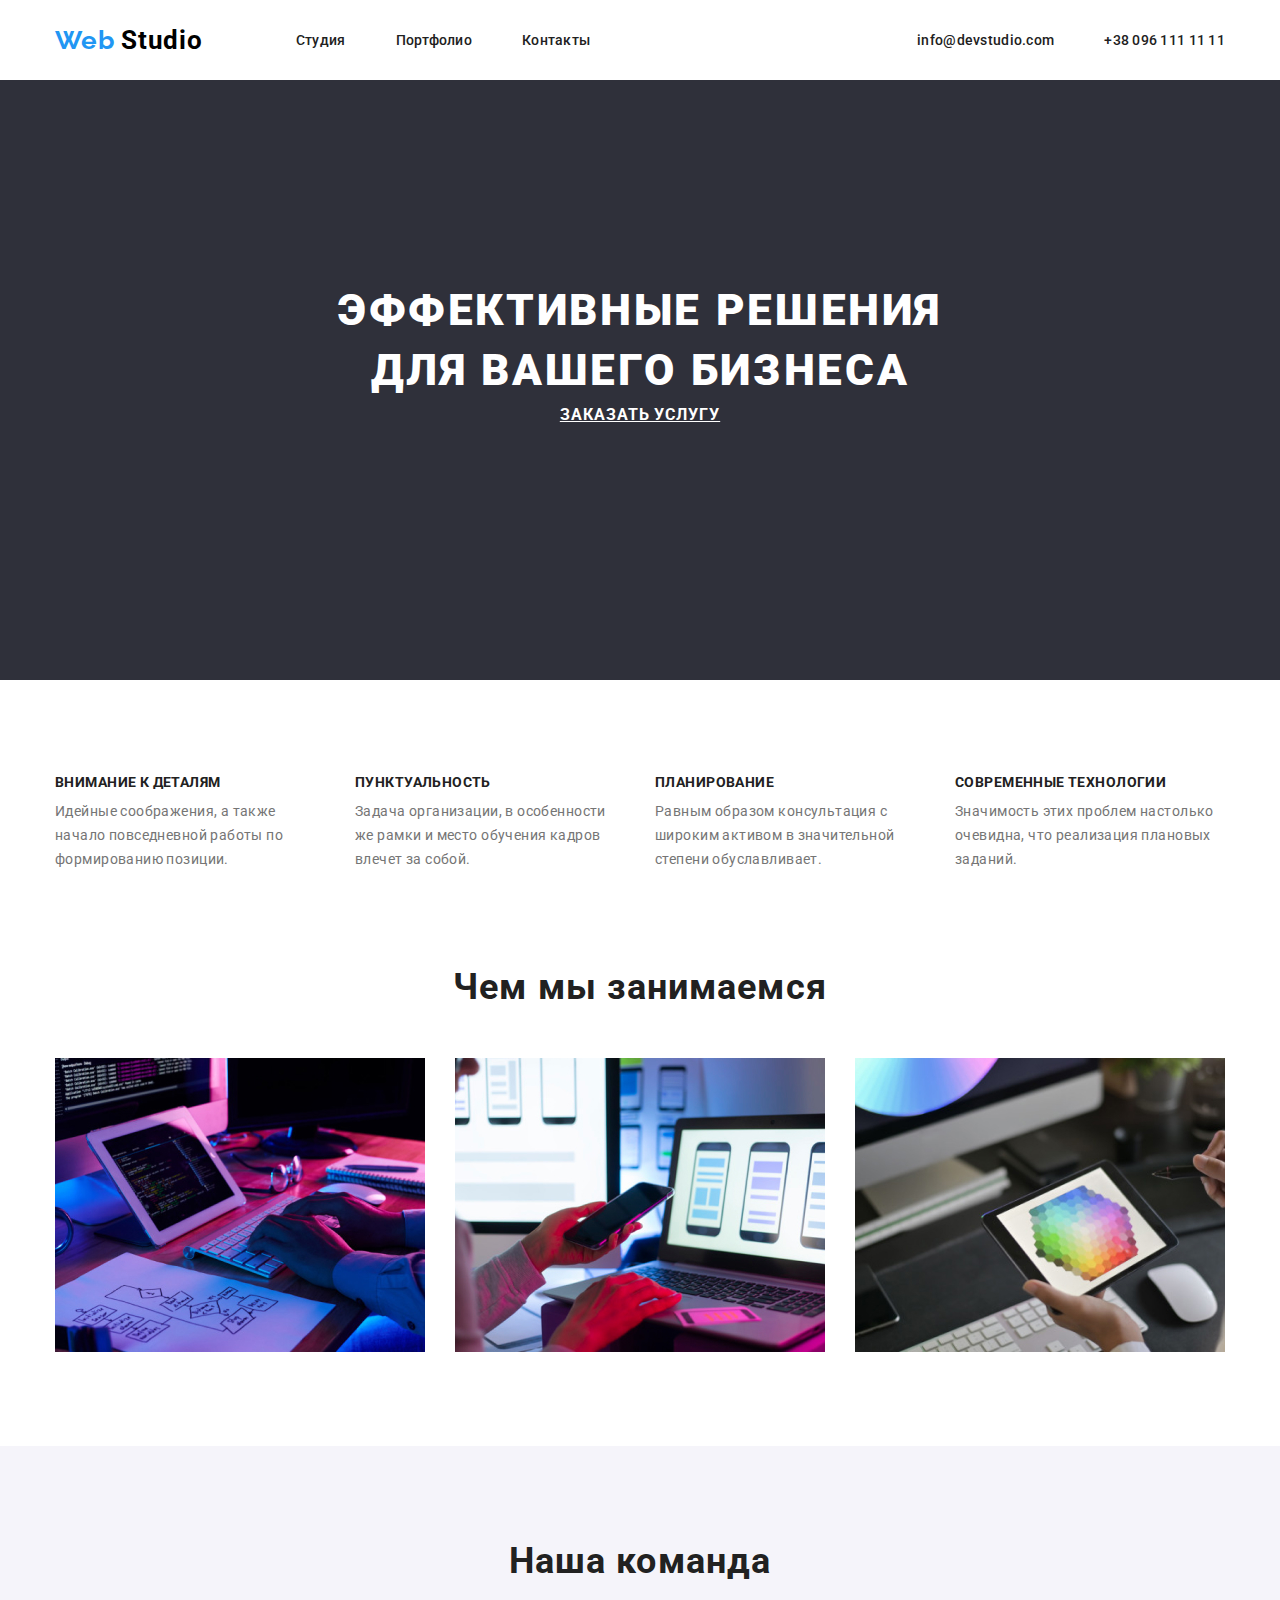
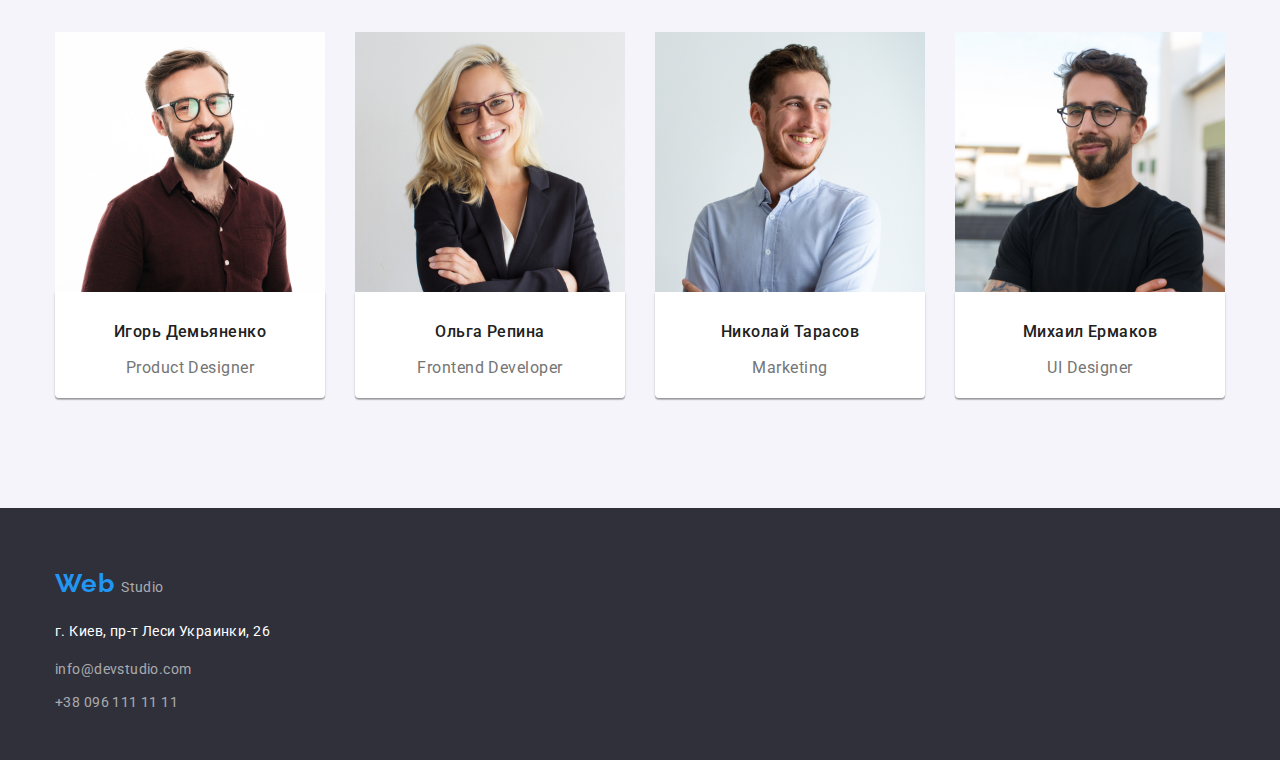
<file: index.html>
<!DOCTYPE html>
<html lang="ru">
<head>
    <meta charset="UTF-8">
    <meta name="viewport" content="width=device-width, initial-scale=1.0">
    <title>HomeWork2-3</title>
    <link href="https://fonts.googleapis.com/css2?family=Raleway:wght@700&family=Roboto:wght@400;500;700;900&display=swap" rel="stylesheet">
    <link rel="stylesheet" href="./style/Normalize.css">
    <link rel="stylesheet" type="text/css" href="./style/style.css">
    
</head>
<body>
    <header class="conteiner ">
       <nav class="flexbox nav-conteiner">
                <a href="/" class="logo-title main-nav"> <span class="logo">Web </span>Studio </a>
                <ul class="nav-list flexbox">
                        <li class=" main-nav-a"><a  class="nav-list" href="#!">Студия</a></li>
                        <li class=" main-nav-a"><a  class="nav-list" href="portpholio.html">Портфолио</a></li>
                        <li class=" main-nav-a"><a  class="nav-list" href="#!">Контакты</a></li>
                </ul>
                <ul class="nav-list flexbox flex-list">
                    <li class='nav-list-a'>
                        <a  class="nav-list" href="info@devstudio.com">info@devstudio.com</a>
                    </li>
                    <li class='nav-list-a'>
                        <a  class="nav-list" href="+380961111111">+38 096 111 11 11</a>                
                    </li>
                </ul>
        </nav>
    </header>
        <main>
            <section class="hero">
                <div class="main-div  conteiner">    
                    <h1>
                        Эффективные решения <br>для вашего бизнеса
                    </h1>
                    <a  class="skills-title"href="#!">Заказать услугу</a>
                </div>
            </section>
            <section class="conteiner skills-conteiner">
                <h2 class="title-hid">Скилы</h2>
                <ul class="flexbox ">
                    <li class="skills">
                        <h3 class="skills-title">Внимание к деталям</h3>
                        <p>Идейные соображения, а также начало повседневной работы по формированию позиции.</p>
                    </li>
                    <li class="skills">
                        <h3 class="skills-title">Пунктуальность</h3>
                        <p>Задача организации, в особенности же рамки и место обучения кадров влечет за собой.</p>
                    </li>
                    <li class="skills">
                        <h3 class="skills-title">Планирование</h3>
                        <p>Равным образом консультация с широким активом в значительной степени обуславливает.</p>
                    </li>
                    <li class="skills">
                        <h3 class="skills-title">Современные технологии</h3>
                        <p>Значимость этих проблем настолько очевидна, что реализация плановых заданий.</p>
                    </li>
                </ul>
            </section>
            <section class="conteiner pic">
                <h2 class="sec-two">Чем мы занимаемся</h2>
                <ul class="flexbox">
                    <li class="pic-img-item">
                        <img class='pic-item'src="./img/box1.jpg" alt="box1" width="370">
                    </li>
                    <li class="pic-img-item">
                        <img class='pic-item'src="./img/box2.jpg" alt="box2" width="370">
                    <li class="pic-img-item">
                        <img class='pic-item'src="./img/box3.jpg" alt="box3" width="370">
                    </li class="pic-img-item">
                </ul>
            </section>
            <section  class="myComand pic-two">
                <div class="conteiner ">
                    <h2 class="sec-two ">Наша команда</h2>
                <ul class="flexbox">
                    <li class="pic-mar">
                        <img src="./img/foto1.jpg" alt="Игорь Демьяненко" width="270">
                        <div class="box-shadow">
                            <p class="nav-team">Игорь Демьяненко</p>
                            <h3>Product Designer</h3>
                            <!-- <ul class="flexbox">
                                <li><a href="#!"><img src="./img/Ellipse.svg" alt="Ellipse" width="44"></a></li>
                                <li><a href="#!"><img src="./img/twitter.svg" alt="twitter" width="44"></a></li>
                                <li><a href="#!"><img src="./img/facebook.svg" alt="facebook" width="44"></a></li>
                                <li><a href="#!"><img src="./img/ink.svg" alt="ink" width="44"></a></li>
                            </ul> -->
                        </div>
                    </li>
                    <li class="pic-mar">
                        <img src="./img/foto2.jpg" alt="Ольга Репина" width="270">
                        <div class="box-shadow">
                            <p class="nav-team">Ольга Репина</p>
                            <h3>Frontend Developer</h3>
                            <!-- <ul class="flexbox">
                                <li><a href="#!"><img src="./img/Ellipse.svg" alt="Ellipse" width="44"></a></li>
                                <li><a href="#!"><img src="./img/twitter.svg" alt="twitter" width="44"></a></li>
                                <li><a href="#!"><img src="./img/facebook.svg" alt="facebook" width="44"></a></li>
                                <li><a href="#!"><img src="./img/ink.svg" alt="ink" width="44"></a></li>
                            </ul> -->
                        </div>
                    </li>
                    <li class="pic-mar">
                        <img src="./img/foto3.jpg" alt="Николай Тарасов" width="270">
                        <div class="box-shadow">
                            <p class="nav-team">Николай Тарасов</p>
                            <h3>Marketing</h3>
                            <!-- <ul class="flexbox">
                                <li><a href="#!"><img src="./img/Ellipse.svg" alt="Ellipse" width="44"></a></li>
                                <li><a href="#!"><img src="./img/twitter.svg" alt="twitter" width="44"></a></li>
                                <li><a href="#!"><img src="./img/facebook.svg" alt="facebook" width="44"></a></li>
                                <li><a href="#!"><img src="./img/ink.svg" alt="ink" width="44"></a></li>
                            </ul> -->
                        </div>
                    </li>
                    <li class="pic-mar">
                        <img src="./img/foto4.jpg" alt="Михаил Ермаков" width="270">
                        <div class="box-shadow">
                            <p class="nav-team">Михаил Ермаков</p>
                            <h3>UI Designer</h3>
                            <!-- <ul class="flexbox">
                                <li><a href="#!"><img src="./img/Ellipse.svg" alt="Ellipse" width="44"></a></li>
                                <li><a href="#!"><img src="./img/twitter.svg" alt="twitter" width="44"></a></li>
                                <li><a href="#!"><img src="./img/facebook.svg" alt="facebook" width="44"></a></li>
                                <li><a href="#!"><img src="./img/ink.svg" alt="ink" width="44"></a></li>
                            </ul> -->
                        </div>
                    </li>
                </ul>
                </div>
            </section>
            <!-- <section class="conteiner">
                <h2 class="sec-two">Постоянные клиенты</h2>
                <ul class="clients flexbox"> 
                    <li><a><img src="./img/logo1.svg" alt="logo1" width="40"></a></li>
                    <li><a><img src="./img/logo2.svg" alt="logo2" width="40"></a></li>
                    <li><a><img src="./img/logo3.svg" alt="logo3" width="40"></a></li>
                    <li><a><img src="./img/logo4.svg" alt="logo4" width="40"></a></li>
                    <li><a><img src="./img/logo5.svg" alt="logo5" width="40"></a></li>
                </ul>
            </section> -->
        </main>
        <div class="footer-color">
            <footer class="flexbox conteiner">
                <div class="content">
                    <a href="./" class="logo-title logo-color"> <span class="logo">Web </span>Studio </a>
                    
                    <address>
                    <p>г. Киев, пр-т Леси Украинки, 26</p>
                    <ul class="ul-pad">
                        <li>
                        <a href="mailto:info@devstudio.com ">info@devstudio.com</a>
                        </li>
                        <li>
                        <a href="tel:+380961111111 ">+38 096 111 11 11 </a>
                        </li>
                    </ul>
                    </address>
                </div>
              <!-- <div>
                  <h2>присоединяйтесь</h2>
                <ul class="flexbox">
                    <li><a href="#!" class="bk-color"><img src="./img/Ellipse.svg" alt="Ellipse" width="44"></a></li>
                    <li><a href="#!" class="bk-color"><img src="./img/twitter.svg" alt="twitter" width="44"></a></li>
                    <li><a href="#!" class="bk-color"><img src="./img/facebook.svg" alt="facebook" width="44"></a></li>
                    <li><a href="#!" class="bk-color"><img src="./img/ink.svg" alt="ink" width="44"></a></li>
                </ul>
            </div> -->
        </footer>
        </div>
</body>
</html>
</file>
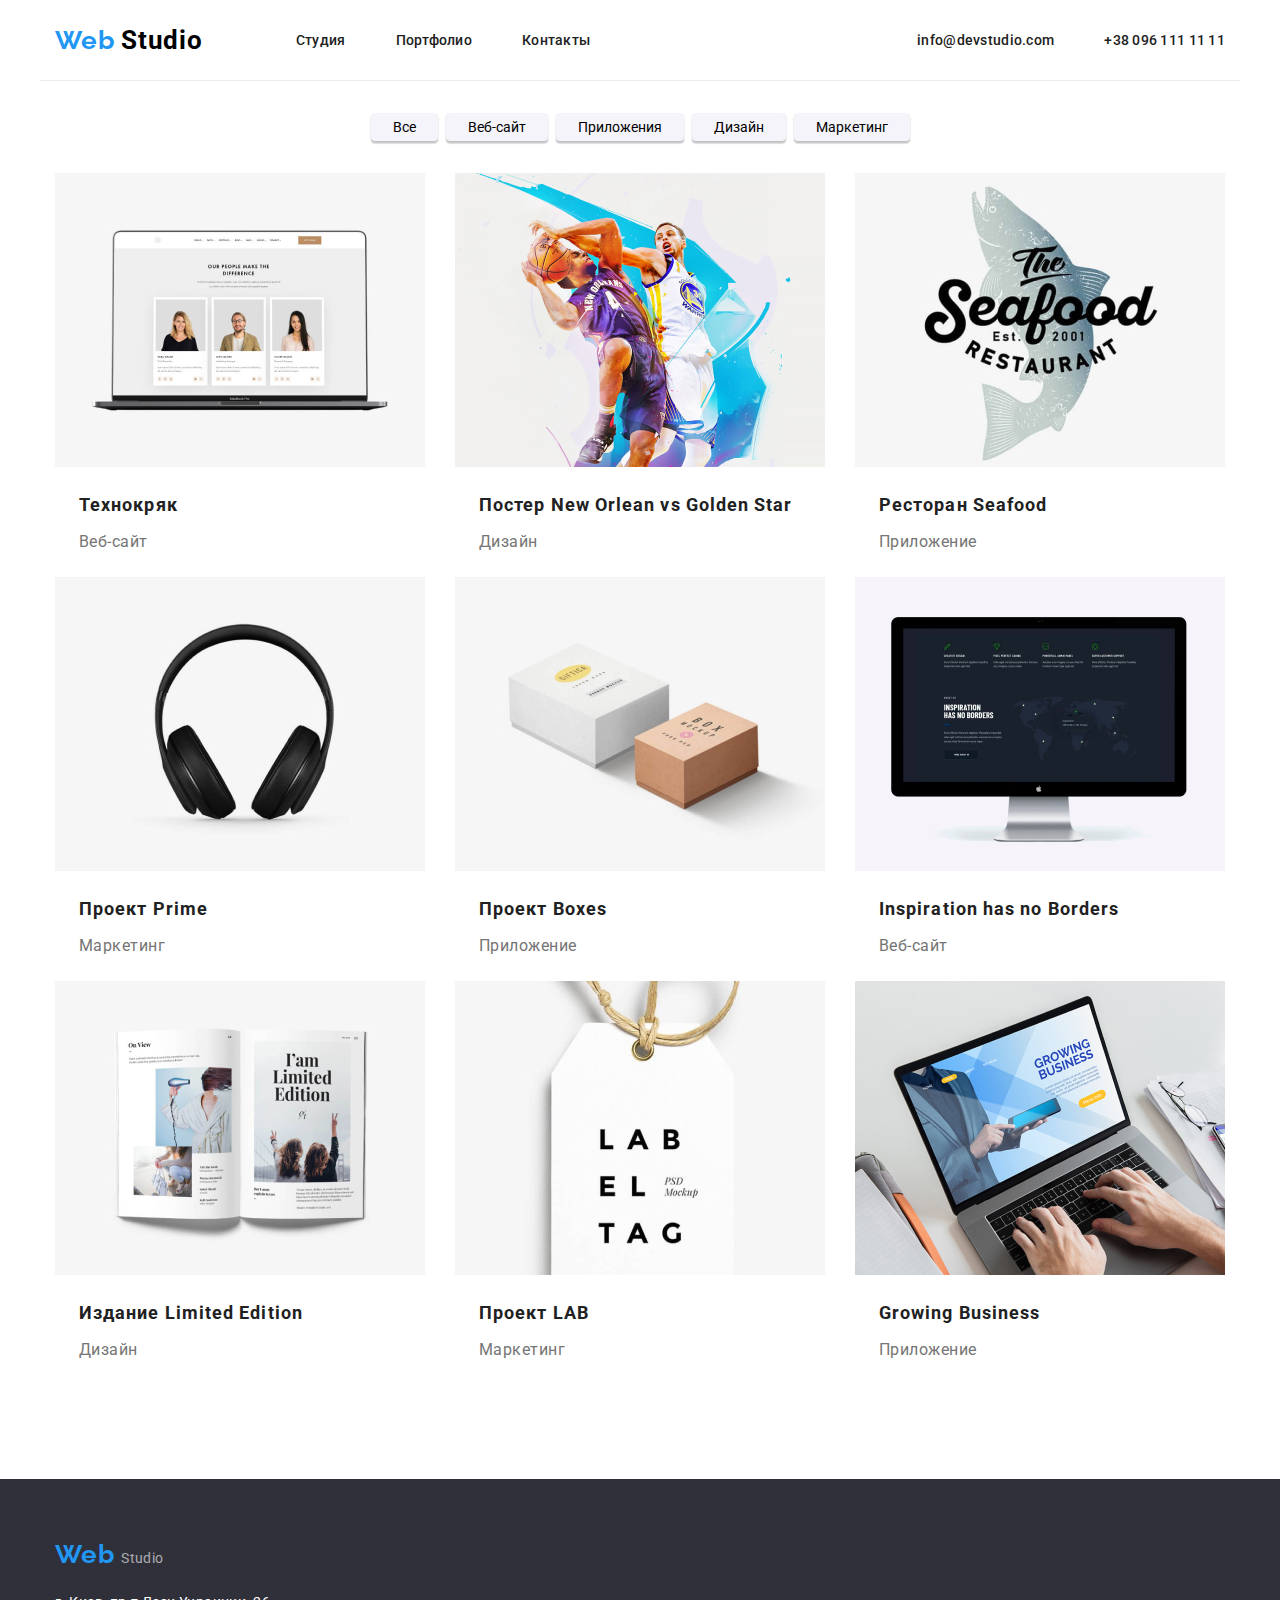
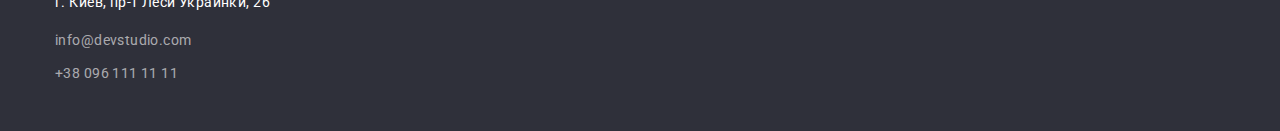
<file: portpholio.html>
﻿<!DOCTYPE html>
<html lang="ru">
<head>
    <meta charset="UTF-8">
    <meta name="viewport" content="width=device-width, initial-scale=1.0">
    <title>Портфолио</title>
    <link href="https://fonts.googleapis.com/css2?family=Raleway:wght@700&family=Roboto:wght@400;500;700;900&display=swap" rel="stylesheet">
    <link rel="stylesheet" href="./style/Normalize.css">
    <link rel="stylesheet" type="text/css" href="./style/style.css">

</head>
<body>
    <header class="conteiner conteiner-bord">
        <nav class="flexbox nav-conteiner">
                 <a href="/" class="logo-title main-nav"> <span class="logo">Web </span>Studio </a>
                 <ul class="nav-list flexbox">
                         <li class=" main-nav-a"><a  class="nav-list" href="#!">Студия</a></li>
                         <li class=" main-nav-a"><a  class="nav-list" href="portpholio.html">Портфолио</a></li>
                         <li class=" main-nav-a"><a  class="nav-list" href="#!">Контакты</a></li>
                 </ul>
                 <ul class="nav-list flexbox flex-list">
                     <li class='nav-list-a'>
                         <a  class="nav-list" href="info@devstudio.com">info@devstudio.com</a>
                     </li>
                     <li class='nav-list-a'>
                         <a  class="nav-list" href="+380961111111">+38 096 111 11 11</a>                
                     </li>
                 </ul>
         </nav>
     </header>
     <section class="conteiner">
	     <h1 class="title-hid">Список работ</h1>
             <ul class="nav-list flexbox nav-content">
                <li><button type="button" class="button">Все</button></li>
                <li><button type="button" class="button">Веб-сайт</button></li>
                <li><button type="button" class="button">Приложения</button></li>
                <li><button type="button" class="button">Дизайн</button></li>
                <li><button type="button" class="button">Маркетинг</button></li>
             </ul>
     </section>
     <main  class="conteiner main-marg">
         <h2 class="title-hid">Скилы</h2>
         <div>
             <ul class="flexbox ul-wrap">
                 <li class="ul-wrap-color">
                    <img src="./img/img1.jpg" alt="Технокряк" width="370">
                        <h3>Технокряк</h3>
                        <p>Веб-сайт</p>
                </li>
                 <li>
                     <img src="./img/img2.jpg" alt="Постер New Orlean vs Golden Star" width="370">
                     <h3>Постер New Orlean vs Golden Star</h3>
                     <p>Дизайн</p>    
                </li>
                 <li>
                     <img src="./img/img3.jpg" alt="Ресторан Seafood" width="370">
                     <h3>Ресторан Seafood</h3>
                     <p>Приложение</p> 
                 </li>
                <li>
                    <img src="./img/img4.jpg" alt="Проект Prime" width="370">
                    <h3>Проект Prime</h3>
                     <p>Маркетинг</p> 
                </li>
                <li>
                    <img src="./img/img5.jpg" alt="Проект Boxes" width="370">
                    <h3>Проект Boxes</h3>
                    <p>Приложение</p> 
                </li>
                <li>
                    <img src="./img/img6.jpg" alt="Inspiration has no Borders" width="370">
                    <h3>Inspiration has no Borders</h3>
                     <p>Веб-сайт</p> 
                </li>
                <li>
                    <img src="./img/img7.jpg" alt="Издание Limited Edition" width="370">
                    <h3>Издание Limited Edition</h3>
                    <p>Дизайн</p> 
                </li>
                <li>
                    <img src="./img/img8.jpg" alt="Проект LAB" width="370">
                    <h3>Проект LAB</h3>
                    <p>Маркетинг</p> 
                </li>
                <li>
                    <img src="./img/img9.jpg" alt="Growing Business" width="370">
                    <h3>Growing Business</h3>
                     <p>Приложение</p> 
                </li>
            </ul>
        </div>
     </main>
     <div class="footer-color">
        <footer class="flexbox conteiner">
            <div class="content">
                <a href="./" class="logo-title logo-color"> <span class="logo">Web </span>Studio </a>
                
                <address>
                <p>г. Киев, пр-т Леси Украинки, 26</p>
                <ul class="ul-pad">
                    <li>
                    <a href="mailto:info@devstudio.com ">info@devstudio.com</a>
                    </li>
                    <li>
                    <a href="tel:+380961111111 ">+38 096 111 11 11 </a>
                    </li>
                </ul>
                </address>
            </div>
          <!-- <div>
              <h2>присоединяйтесь</h2>
            <ul class="flexbox">
                <li><a href="#!" class="bk-color"><img src="./img/Ellipse.svg" alt="Ellipse" width="44"></a></li>
                <li><a href="#!" class="bk-color"><img src="./img/twitter.svg" alt="twitter" width="44"></a></li>
                <li><a href="#!" class="bk-color"><img src="./img/facebook.svg" alt="facebook" width="44"></a></li>
                <li><a href="#!" class="bk-color"><img src="./img/ink.svg" alt="ink" width="44"></a></li>
            </ul>
        </div> -->
    </footer>
    </div>
</body>
</html>
</file>
<file: style/style.css>
html {
    box-sizing: border-box;
  }
  
  *,
  *::before,
  *::after {
    box-sizing: inherit;
  }
:root{
    /*основной цвет текста #212121*/
    --main-color:#212121;
    /* вторичный цвет текста #757575*/
    --secondary-color:#757575;
    /* цвет фона футер #2F303A */
    --footer-color:#2F303A;
    /* ховер  #2196F3*/
    --hover-color:#2196F3;
    /* белый #FFFFFF */
    --primary-white-color: #ffffff;
    /* черный #000000 */
    --primary-black-color: #000000; 
    /*цвет фона rgba(47, 48, 58, 0.8)*/ 
    --primary-rgba-color:#2F303A;
}
body{
    font-family: "Roboto",sans-serif;
    font-size: 14px;
    line-height: 1.71;
    letter-spacing: 0.03em;
    color: var(--secondary-color);
    margin: 0;
}
li{
    padding: 0px;
    margin: 0px;
    list-style-type: none;
}
.flexbox{
    display: flex;
    /* outline: 1px solid tomato; */
    margin-top: 0px;
    margin-bottom: 0px;
    padding: 0px;
}
.conteiner{
    width: 1200px;
    padding-left: 15px;
    padding-right: 15px;
    /* outline: 1px solid tomato; */
    margin-left: auto;
    margin-right: auto;
}
/*Заголовок*/
.logo-title{
    font-weight: bold;
    font-size: 26px;
    line-height: 1.19;
    letter-spacing: 0.03em;
    color: var(--primary-black-color);
    text-decoration: none;
    margin-left: 0px;
    margin-right: 93px;
}
.logo{
    font-family: 'Raleway',sans-serif;
    font-weight: bold;
    font-size: 26px;
    line-height: 1.19;
    letter-spacing: 0.03em;
    color: var(--hover-color);
}
nav{
    font-weight: 500;
    font-size: 14px;
    line-height: 1.14;
    letter-spacing: 0.02em;
    color: var(--main-color);
    padding-top: 25px;
    padding-bottom: 25px;
    
}
.logo-color{
    color:var(--primary-white-color)
}
.nav-list{
    text-decoration: none;
    font-weight: 500;
    font-size: 14px;
    line-height: 16px;
    letter-spacing: 0.02em;
    color: var(--main-color);   
    padding-top: 32px;
    padding-bottom: 32px;
}
.nav-list-sec{
    font-family: 'Roboto',sans-serif;
    font-style: normal;
    font-weight: 500;
    font-size: 16px;
    line-height: 1.625;
    letter-spacing: 0.03em;
    color:var(--main-color);
}
.nav-list-a:nth-child(2){
    margin-left: 50px;
}
.nav-conteiner{
    align-items: center;
}
.nav-content{
    justify-content: center;    
}
.nav-content li:not(:last-child){
    margin-right: 8px;
}
.nav-content button{
    background: #F5F4FA;
    box-shadow: 0px 3px 1px rgba(0, 0, 0, 0.1), 0px 1px 2px rgba(0, 0, 0, 0.08), 0px 2px 2px rgba(0, 0, 0, 0.12);
    border-radius: 4px;
    padding: 6px 22px;
}
.conteiner-bord{
    border-bottom: 1px solid #ECECEC;
}
.main-nav-a{
    margin-top: 0px;
    margin-bottom: 0px;
    justify-content: space-around;
    margin-left: 0px;
    margin-right: 50px;
}
.main-nav-a:nth-child(3){
    margin-right: 0px;
}
.flex-list{
    margin-left: auto;
    margin-right: 0;
}
.nav-list-port{
    font-weight: 500;
    font-size: 14px;
    line-height: 16px;
    letter-spacing: 0.02em;
    color:var(--main-color);
}

/*главный текст*/
h1{
    font-family: "Roboto",sans-serif;
    font-weight: 900;
    font-size: 44px;
    line-height: 60px;
    letter-spacing: 0.06em;
    text-transform: uppercase;
    color: var(--primary-white-color);
    margin-bottom: 30px;
    margin-top: 0px;
    margin-bottom: 0px;
    justify-content: center;
}
.hero{
    max-width: 1600px;
    height: 600px;
    background: var(--primary-rgba-color);
    text-align: center;
    margin-left: auto;
    margin-right: auto;
}
.main-div{
    display: flex;
    margin-left: auto;
    margin-right: auto;
    align-items: center;
    /* justify-content: center; */
    flex-direction: column;
    padding-top: 200px;
}
.main-div a{
    font-weight: bold;
    font-size: 16px;
    line-height: 30px;
    text-align: center;
    letter-spacing: 0.06em;
    color: var(--primary-white-color);
}
.ul-wrap{
    flex-wrap: wrap;
}
.ul-wrap li:not(:nth-child(3n)){
    margin-right: 30px;
}
.ul-wrap img{
    display: block;
}
.ul-wrap h3{
    font-family: 'Roboto',sans-serif;
    font-style: normal;
    font-weight: bold;
    font-size: 18px;
    line-height: 2;
    letter-spacing: 0.06em;
    text-align: left;
    margin-top: 20px;
    margin-bottom: 4px;
    margin-left: 24px;
    padding-bottom: 0px;
    color: #212121;
}
.ul-wrap p{
    font-family: 'Roboto',sans-serif;
    font-style: normal;
    font-weight: normal;
    font-size: 16px;
    line-height: 1,875;
    letter-spacing: 0.03em;
    color: var(--secondary-color);

    margin-top: 0px;
    margin-bottom: 0px;
    margin-left: 24px;
    padding-bottom: 20px;
}
.ul-wrap-color{
    background: #FFFFFF;
    border: 0px solid #EEEEEE;
    box-sizing: border-box;
}
.skills-conteiner{
    margin-top: 94px;
}
.title-hid{
    display: none;
    margin: 0px;
    padding: 0px;
}
.skills{
    width: 270px;
}
.skills:not(:last-child){
    margin-right: 30px;
}
.skills-title{
    font-weight: bold;
    font-size: 14px;
    line-height: 16px;
    letter-spacing: 0.03em;
    text-transform: uppercase;
    color: var(--main-color);
    text-align: center;
    margin-left: auto;
    margin-right: auto;
}
.skills>img{
    margin-bottom: 30px;
}
.skills>h3{
    margin-top:0px;
    margin-bottom: 10px;
    text-align: left;
}
.skills>p{
    margin-top: 0px;
    margin-bottom: 0px;
}
.skills-title>p{
    font-size: 14px;
    line-height: 24px;
    letter-spacing: 0.03em;
    color: var(--secondary-color);
}
.sec-two{
    font-weight: bold;
    font-size: 36px;
    line-height: 42px;
    text-align: center;
    letter-spacing: 0.03em;
    color: var(--main-color);
    margin-top: 0px;
    margin-bottom: 50px;
    padding-top: 0px;
}
.myComand{
    background: #F5F4FA;
}
.myComand-conteiner{
    margin-top: 50px;
    margin-bottom: 94px;
}
.pic-two{
    padding-top: 94px;
    padding-bottom: 94px;
}
.pic-mar:not(:last-child){
margin-right: 30px;
}
.pic-mar>img{
    display: block;
}
.box-shadow{
    background: #FFFFFF;
    box-shadow: 0px 1px 3px rgba(0, 0, 0, 0.12), 0px 1px 1px rgba(0, 0, 0, 0.14), 0px 2px 1px rgba(0, 0, 0, 0.2);
    border-radius: 0px 0px 4px 4px;
}
/*.pic-p{
    width: 370px;
    height: 70px;
    background: var(--primary-rgba-color);
    font-weight: bold;
    font-size: 14px;
    line-height: 16px;
    text-align: center;
    letter-spacing: 0.03em;
    text-transform: uppercase;
    color: var(--primary-white-color);
    стилизация подписи на картинке
}*/
.pic{
    padding-top: 94px;
    padding-bottom: 94px;
}
.pic-item{
    display: block;
}
.pic-img-item:not(:last-child){
    margin-right: 30px;
}
.nav-team
{
    font-family: 'Roboto',sans-serif;
    font-style: normal;
    font-weight: 500;
    font-size: 16px;
    line-height: 1.19;
    text-align: center;
    letter-spacing: 0.03em;
    color: var(--main-color);
    margin-top: 0px;
    padding-bottom: 10px;
    padding-top: 30px;
}
.nav-team>h3{
    font-family: 'Roboto',sans-serif;
    font-style: normal;
    font-weight: normal;
    font-size: 16px;
    line-height: 19px;
    letter-spacing: 0.03em;
    color:var(--secondary-color);
}
div h3{
    font-family: 'Roboto',sans-serif;
    font-style: normal;
    font-weight: normal;
    font-size: 16px;
    line-height: 1.19px;
    text-align: center;
    letter-spacing: 0.03em;
    color: var(--secondary-color);
    padding-bottom: 30px;
}
div p{
    font-family: Roboto;
    font-style: normal;
    font-weight: normal;
    font-size: 16px;
    line-height: 1.88;
    letter-spacing: 0.03em;
    color: var(--secondary-color);
}
.main-marg{
    margin-bottom: 94px;
}
.footer-color{
    background: var(--footer-color);
}
footer{
    width: 1600px;
    height: 252px;
    background: var(--footer-color);
}
.ul-pad{
    padding-left: 0;
    margin-top: 0px;
    margin-bottom: 0px;
}
.content{
    padding-top: 60px;
}
.content p{
    font-family: 'Roboto',sans-serif;
    font-style: normal;
    font-weight: normal;
    font-size: 14px;
    line-height: 1.71;
    letter-spacing: 0.03em;
    color:var(--primary-white-color);
    margin-top: 20px;
}
.content li{
    margin-top: 9px;
}
.content a{
    font-family: 'Roboto',sans-serif;
    font-style: normal;
    font-weight: normal;
    font-size: 14px;
    line-height: 1.71;
    letter-spacing: 0.03em;
    color: rgba(255, 255, 255, 0.6);
    text-decoration: none;
}
.nav-list>li>a:hover,
.nav-list>li>a:focus{
    color: var(--hover-color);
    padding-bottom: 28px;
    border-bottom:5px solid var(--hover-color);
}
.nav-list>li>button:hover,
.nav-list>li>button:focus{
    color: var(--primary-white-color);
    background-color: var(--hover-color);
}
button{
    background-color: #F5F4FA;
    border: 0px;
    border-radius: 5px;
}
</file>
